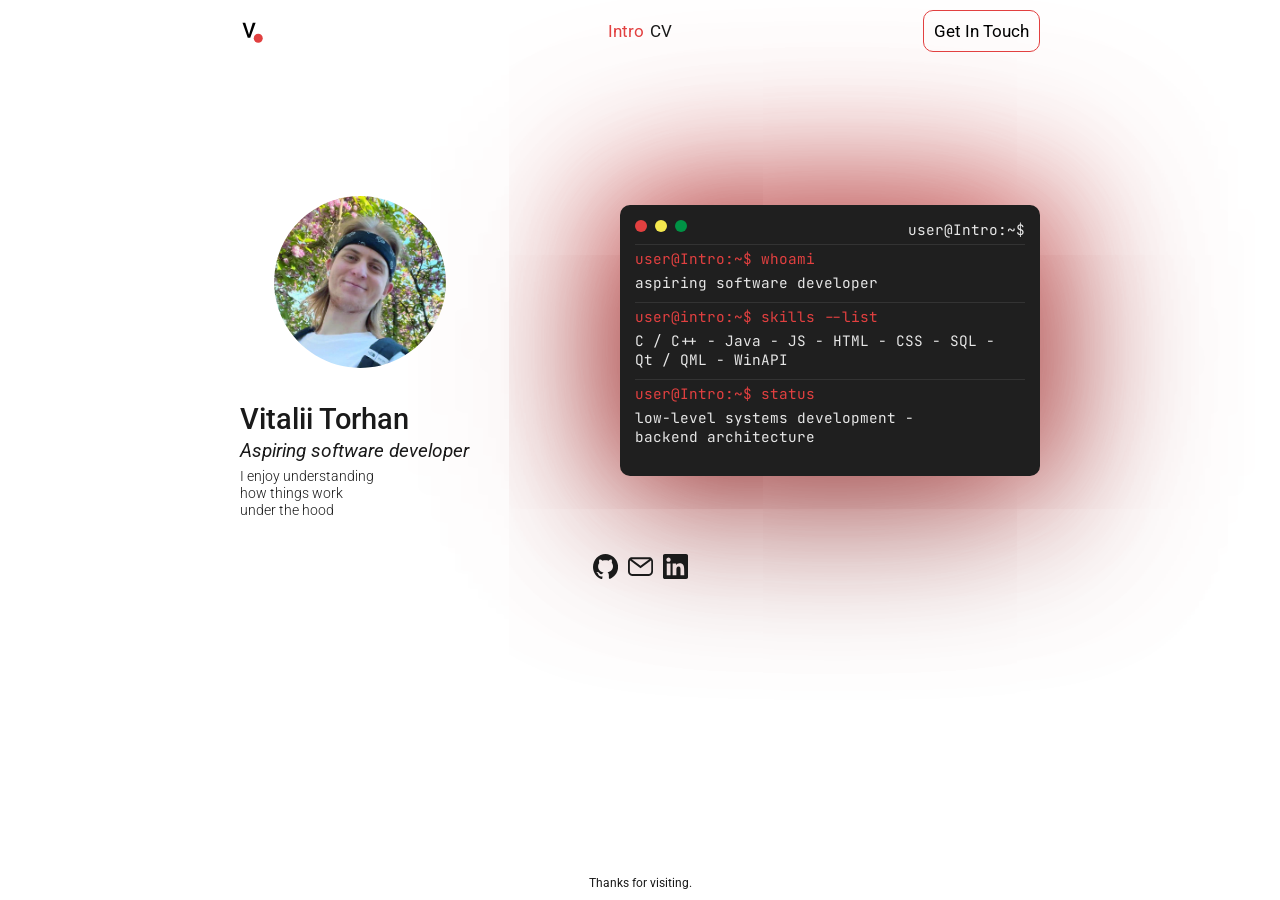
<file: index.html>
<!DOCTYPE html>
<html lang="en">
<head>
    <meta charset="UTF-8">
    <meta name="viewport" content="width=device-width, initial-scale=1.0">
    <title>CV Vitalii Torhan</title>
    <link rel="stylesheet" href="css/style.css">
    <link rel="icon" href="assets/img/logo.svg">
    <link rel="preconnect" href="https://fonts.googleapis.com">
    <link rel="preconnect" href="https://fonts.gstatic.com" crossorigin>
    <link href="https://fonts.googleapis.com/css2?family=JetBrains+Mono:ital,wght@0,100..800;1,100..800&family=Roboto:ital,wght@0,100..900;1,100..900&display=swap" rel="stylesheet">
</head>
<body>
    <div class="container">

        <header class="header">
            <nav class="navbar">
                <a href="index.html" class="logo">
                    <img src="assets/img/logo.svg" width="25" alt="Logo">
                </a>

                <ul class="navbar-navigation">
                    <li><a href="index.html">Intro</a></li>
                    <li><a href="cv.html">CV</a></li>
                </ul>

                <button class="contact-btn" id="contact-btn">
                    Get In Touch
                </button>
            </nav>
            <button class="burger-btn">
            </button>
        </header>

        <main class="content-intro content">
            <section class="hero">
                <section class="intro">

                    <img src="assets/img/me.svg" width="240" alt="My photo">

                    <h1>Vitalii Torhan</h1>

                    <h2 class="subTitle">Aspiring software developer</h2>

                    <p>
                        I enjoy understanding<br>
                        how things work<br>
                        under the hood
                    </p>

                </section>

                <section class="terminal">
                    <div class="terminal-caption">
                        <ul class="dots">
                            <li class="dot-red"></li>
                            <li class="dot-yellow"></li>
                            <li class="dot-green"></li>
                        </ul>
                        <span class="user-decoration">
                            user@Intro:~$
                        </span>
                    </div>

                    <div class="input">
                        <span class="prompt">user@Intro:~$</span>
                        <span class="command">whoami</span>
                    </div>

                    <div class="output">
                        aspiring software developer
                    </div>

                    <div class="input">
                        <span class="prompt">user@intro:~$</span>
                        <span class="command">skills --list</span>
                    </div>

                    <div class="output">
                        C / C++ - Java - JS - HTML - CSS - SQL - <br> Qt / QML - WinAPI
                    </div>

                    <div class="input">
                        <span class="prompt">user@Intro:~$</span>
                        <span class="command">status</span>
                    </div>

                    <div class="output">
                        low-level systems development - <br> backend architecture
                    </div>

                </section>
            </section>

            <section class="socials">
                <ul>
                    <li>
                        <a href="https://github.com/Aenice" target="_blank">
                            <img src="assets/img/icons/github.svg" alt="My github" width="25">
                        </a>
                    </li>
                    <li>
                        <a href="mailto:vitalytorhan@gmail.com" target="_blank">
                            <img src="assets/img/icons/email.svg" alt="My email" width="25" height="25">
                        </a>
                    </li>
                    <li>
                        <a href="https://www.linkedin.com/in/vitaly-torhan-561238421" target="_blank">
                            <img src="assets/img/icons/linkedIn.svg" alt="My linkedIn" width="25">
                        </a>
                    </li>
                </ul>
            </section>
        </main>

        <footer class="footer">
            <span>Thanks for visiting.</span>
        </footer>
    </div>

    <div class="burger" inert="true">
        <div class="burger-content">
            <nav class="burger-nav">
                <ul class="menu-list">
                    <li><a href="index.html">🏠 Intro</a></li>
                    <li><a href="cv.html">📄 CV</a></li>
                </ul>
            </nav>

            <div class="contact-section">
                <div class="contact-item-burger">
                    <span>💻 GitHub:</span>
                    <a href="https://github.com/Aenice" target="_blank">
                        Aenice
                    </a>
                </div>

                <div class="contact-item-burger">
                    <span>✉️ Email</span>
                    <a href="mailto:vitalytorhan@gmail.com">
                        vitalytorhan@gmail.com
                    </a>
                </div>

                <div class="contact-item-burger">
                    <span>💼 LinkedIn</span>
                    <a href="https://www.linkedin.com/in/vitaly-torhan-561238421" target="_blank">
                        Vitaly Torhan
                    </a>
                </div>
            </div>

        </div>
    </div>

    <dialog id="popup-contacts">
        <div class="popup-content">
            <button id="popup-contacts-btn">
            </button>

            <div class="contact-item-popup">
                <h2>💻 GitHub:</h2>
                <a href="https://github.com/Aenice" target="_blank">
                    Aenice
                </a>
            </div>

            <div class="contact-item-popup">
                <h2>✉️ Email:</h2>
                <a href="mailto:vitalytorhan@gmail.com">
                    vitalytorhan@gmail.com
                </a>
            </div>

            <div class="contact-item-popup">
                <h2>💼 LinkedIn:</h2>
                <a href="https://www.linkedin.com/in/vitaly-torhan-561238421" target="_blank">
                    Vitaly Torhan
                </a>
            </div>
        </div>
    </dialog>

    <script src="js/script.js"></script>
</body>
</html>
</file>
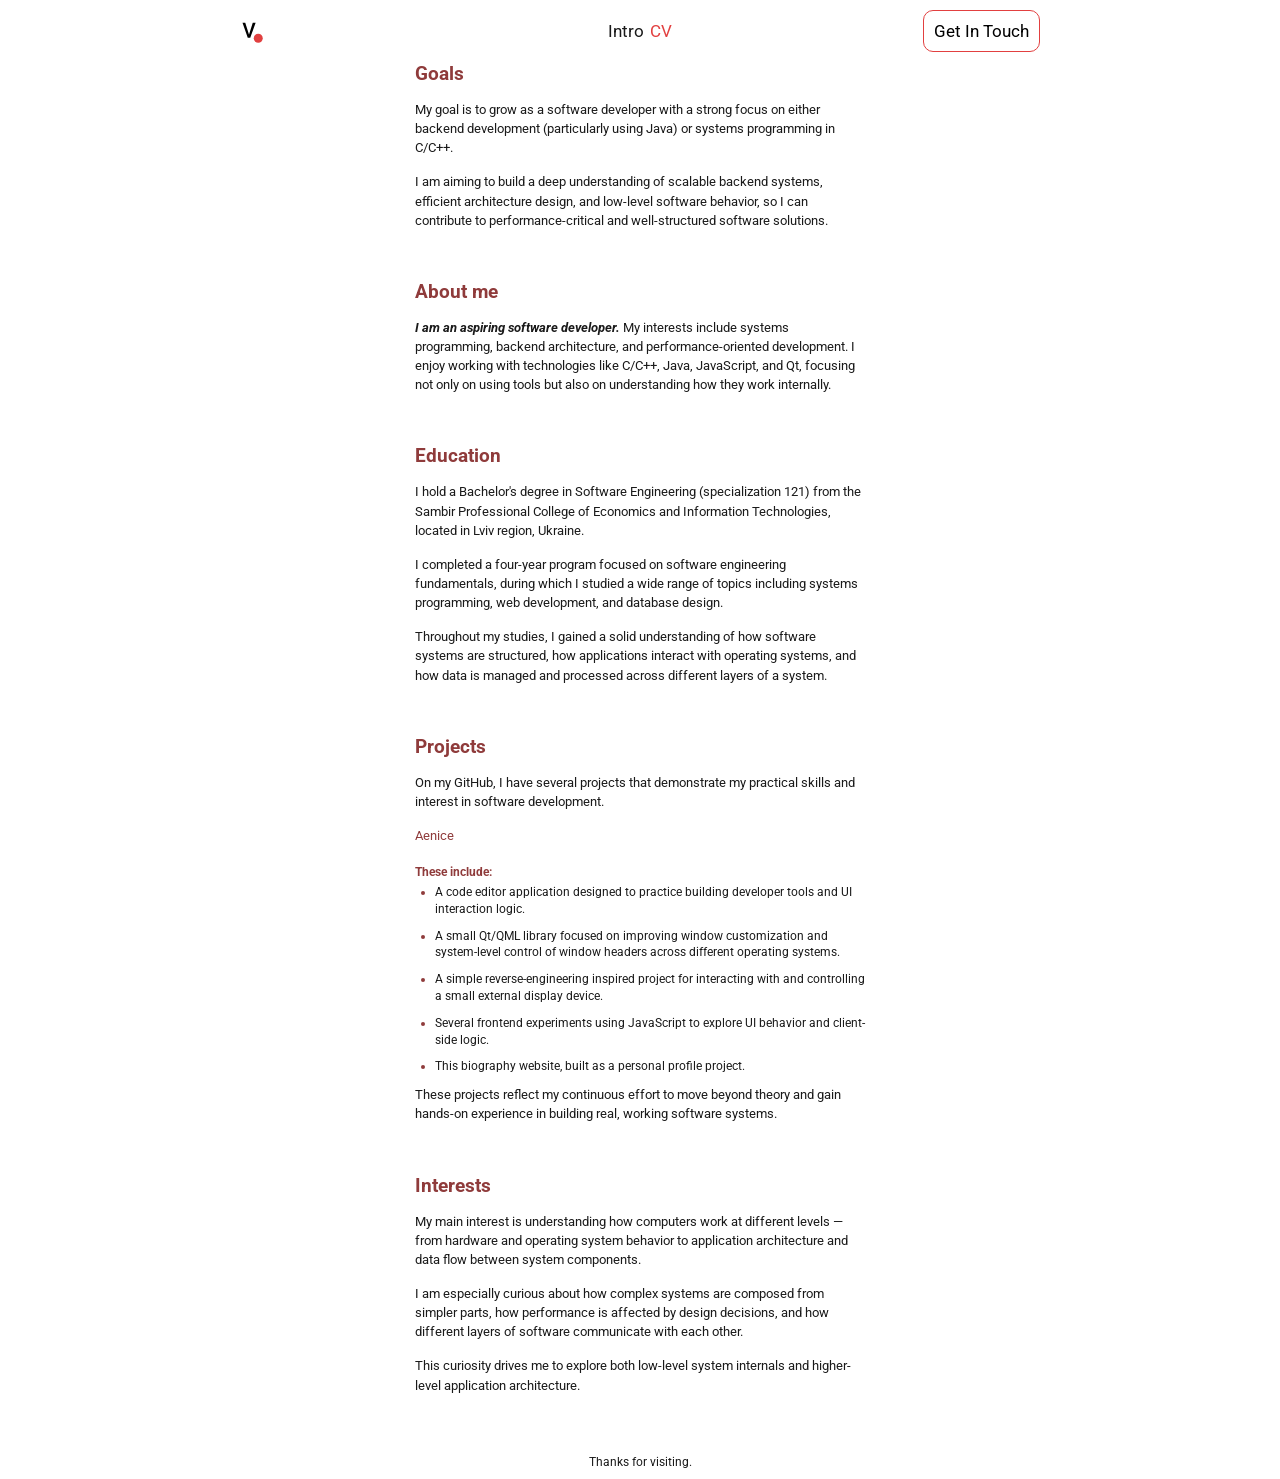
<file: cv.html>
<!DOCTYPE html>
<html lang="en">
<head>
    <meta charset="UTF-8">
    <meta name="viewport" content="width=device-width, initial-scale=1.0">
    <title>CV Vitalii Torhan</title>
    <link rel="stylesheet" href="css/style.css">
    <link rel="icon" href="assets/img/logo.svg">
    <link rel="preconnect" href="https://fonts.googleapis.com">
    <link rel="preconnect" href="https://fonts.gstatic.com" crossorigin>
    <link href="https://fonts.googleapis.com/css2?family=JetBrains+Mono:ital,wght@0,100..800;1,100..800&family=Roboto:ital,wght@0,100..900;1,100..900&display=swap" rel="stylesheet">
</head>
<body>
    <div class="container">

        <header class="header">
            <nav class="navbar">
                <a href="index.html" class="logo">
                    <img src="assets/img/logo.svg" width="25" alt="Logo">
                </a>

                <ul class="navbar-navigation">
                    <li><a href="index.html">Intro</a></li>
                    <li><a href="cv.html">CV</a></li>
                </ul>

                <button class="contact-btn" id="contact-btn">
                    Get In Touch
                </button>
            </nav>
            <button class="burger-btn">
            </button>
        </header>
        
        <main class="content-cv">
            <section class="cv-section">
                <h2>Goals</h2>

                <p>
                    My goal is to grow as a software developer with a strong focus on
                    either backend development (particularly using Java) or systems
                    programming in C/C++.
                </p>

                <p>
                    I am aiming to build a deep understanding of scalable backend
                    systems, efficient architecture design, and low-level software
                    behavior, so I can contribute to performance-critical and
                    well-structured software solutions.
                </p>
            </section>
            <section class="cv-section">
                <h2>About me</h2>

                <p>
                    <strong><em>I am an aspiring software developer.</em></strong>
                    My interests include systems programming, backend architecture,
                    and performance-oriented development. I enjoy working with
                    technologies like C/C++, Java, JavaScript, and Qt, focusing not
                    only on using tools but also on understanding how they work internally.
                </p>
            </section>


            <section class="cv-section">
                <h2>Education</h2>

                <p>
                    I hold a Bachelor's degree in Software Engineering (specialization 121)
                    from the Sambir Professional College of Economics and Information
                    Technologies, located in Lviv region, Ukraine.
                </p>

                <p>
                    I completed a four-year program focused on software engineering
                    fundamentals, during which I studied a wide range of topics including
                    systems programming, web development, and database design.
                </p>

                <p>
                    Throughout my studies, I gained a solid understanding of how software
                    systems are structured, how applications interact with operating
                    systems, and how data is managed and processed across different layers
                    of a system.
                </p>
            </section>


            <section class="cv-section">
                <h2>Projects</h2>

                <p>
                    On my GitHub, I have several projects that demonstrate my practical
                    skills and interest in software development.
                </p>

                <p>
                    <a href="https://github.com/Aenice" target="_blank">Aenice</a>
                </p>

                <h3>These include:</h3>

                <ul>
                    <li>
                        A code editor application designed to practice building developer
                        tools and UI interaction logic.
                    </li>

                    <li>
                        A small Qt/QML library focused on improving window customization
                        and system-level control of window headers across different
                        operating systems.
                    </li>

                    <li>
                        A simple reverse-engineering inspired project for interacting
                        with and controlling a small external display device.
                    </li>

                    <li>
                        Several frontend experiments using JavaScript to explore UI
                        behavior and client-side logic.
                    </li>

                    <li>
                        This biography website, built as a personal profile project.
                    </li>
                </ul>

                <p>
                    These projects reflect my continuous effort to move beyond theory
                    and gain hands-on experience in building real, working software
                    systems.
                </p>
            </section>

            <section class="cv-section">
                <h2>Interests</h2>

                <p>
                    My main interest is understanding how computers work at different
                    levels — from hardware and operating system behavior to application
                    architecture and data flow between system components.
                </p>

                <p>
                    I am especially curious about how complex systems are composed from
                    simpler parts, how performance is affected by design decisions,
                    and how different layers of software communicate with each other.
                </p>

                <p>
                    This curiosity drives me to explore both low-level system internals
                    and higher-level application architecture.
                </p>
            </section>
        </main>

        <footer class="footer">
            <span>Thanks for visiting.</span>
        </footer>
    </div>

    <div class="burger" inert="true">
        <div class="burger-content">
            <nav class="burger-nav">
                <ul class="menu-list">
                    <li><a href="index.html">🏠 Intro</a></li>
                    <li><a href="cv.html">📄 CV</a></li>
                </ul>
            </nav>

            <div class="contact-section">
                <div class="contact-item-burger">
                    <span>💻 GitHub:</span>
                    <a href="https://github.com/Aenice" target="_blank">
                        Aenice
                    </a>
                </div>

                <div class="contact-item-burger">
                    <span>✉️ Email</span>
                    <a href="mailto:vitalytorhan@gmail.com">
                        vitalytorhan@gmail.com
                    </a>
                </div>

                <div class="contact-item-burger">
                    <span>💼 LinkedIn</span>
                    <a href="https://www.linkedin.com/in/vitaly-torhan-561238421" target="_blank">
                        Vitaly Torhan
                    </a>
                </div>
            </div>

        </div>
    </div>

    <dialog id="popup-contacts">
        <div class="popup-content">
            <button id="popup-contacts-btn">
            </button>

            <div class="contact-item-popup">
                <h2>💻 GitHub:</h2>
                <a href="https://github.com/Aenice" target="_blank">
                    Aenice
                </a>
            </div>

            <div class="contact-item-popup">
                <h2>✉️ Email:</h2>
                <a href="mailto:vitalytorhan@gmail.com">
                    vitalytorhan@gmail.com
                </a>
            </div>

            <div class="contact-item-popup">
                <h2>💼 LinkedIn:</h2>
                <a href="https://www.linkedin.com/in/vitaly-torhan-561238421" target="_blank">
                    Vitaly Torhan
                </a>
            </div>
        </div>
    </dialog>
    
    <script src="js/script.js"></script>
</body>
</html>
</file>
<file: css/style.css>
/* =========================
   VARIABLES
========================= */

:root {
    --color-primary: #E24040;
    --color-dark: #1A1A1A;
    --color-light: #E6E6E6;
    --color-accent: #8f3b3b;
    --color-terminal: #1f1f1f;

    --transition: .3s ease;
}


/* =========================
   RESET
========================= */

* {
    margin: 0;
    padding: 0;
    box-sizing: border-box;
}

a {
    color: inherit;
    text-decoration: none;
}

ul {
    list-style: none;
}

button {
    cursor: pointer;
    border: none;
    background: none;
    font: inherit;
}

img {
    max-width: 100%;
    display: block;
}


/* =========================
   GLOBAL
========================= */

html {
    height: 100%;
    font-size: 12px;
}

body {
    min-height: 100%;
    margin: 0;

    font-family: "Roboto", sans-serif;
    color: var(--color-dark);

    display: flex;
    justify-content: center;
}


body.no-scroll {
    overflow: hidden;
    position: fixed;
    width: 100%;
}


/* =========================
   CONTAINERS
========================= */

.container {
    max-width: 800px;
    width: 100%;

    margin: 0 10px;

    display: flex;
    flex-direction: column;
}


.content {
    flex: 1;
}


.content-intro {
    display: flex;
    flex-direction: column;
}


.hero {
    display: flex;
    justify-content: space-between;
    align-items: center;

    margin-top: 100px;
}


/* =========================
   ACCESSIBILITY
========================= */

a:focus-visible,
button:focus-visible {
    outline: 2px solid var(--color-primary);
    outline-offset: 3px;
}

/* =========================
   HEADER
========================= */

.header {
    position: relative;

    padding: 10px 0;

    font-weight: 400;
    font-size: 1.4rem;
}


.navbar {
    display: grid;
    grid-template-columns: 1fr auto 1fr;

    align-items: center;
    gap: 10px;
}


.logo {
    display: inline-block;

    width: 25px;
    height: 25px;
}


.contact-btn {
    justify-self: end;

    padding: 10px;

    border: 1px solid var(--color-primary);
    border-radius: 10px;

    transition: background-color var(--transition);
}


.contact-btn:hover {
    background-color: var(--color-primary);
}


.navbar-navigation {
    display: flex;
}


.navbar li {
    margin: 0 3px;

    transition: color var(--transition);
}


.navbar li:hover {
    color: var(--color-primary);
}


nav a.active-page-link {
    color: var(--color-primary);
}


/* =========================
   FOOTER
========================= */

.footer {
    display: flex;
    justify-content: center;

    padding: 10px;
}


/* =========================
   INTRO
========================= */

.intro h1 {
    margin-bottom: 3px;

    font-size: 2.4rem;
    font-weight: 500;
}


.intro h2 {
    margin-bottom: 6px;

    font-size: 1.6rem;
    font-weight: 400;
}


.intro p {
    font-size: 1.2rem;
    font-weight: 300;
}


.subTitle {
    font-style: italic;
}


.socials {
    align-self: center;

    margin-top: 30px;
}


.socials ul {
    display: flex;
}


.socials li {
    margin: 5px;
}


/* =========================
   TERMINAL
========================= */

.terminal {
    width: 100%;
    max-width: 420px;

    padding: 15px;

    background: var(--color-terminal);

    border-radius: 10px;

    font-family: "JetBrains Mono", monospace;
    font-size: 1.2rem;

    box-shadow:
        0 20px 170px rgba(0, 0, 0, 0.5),
        0 0 180px rgba(255, 70, 70, 0.7),
        0 0 100px rgba(255, 70, 70, 0.5);
}


/* terminal header */

.terminal-caption {
    display: flex;
    justify-content: space-between;

    margin-bottom: 10px;
}


.dots {
    display: flex;
    gap: 8px;
}


.dots li {
    width: 12px;
    height: 12px;

    border-radius: 50%;
}


.dot-red {
    background-color: var(--color-primary);
}


.dot-yellow {
    background-color: #F4E84E;
}


.dot-green {
    background-color: #009245;
}


/* terminal text */

.input {
    position: relative;

    margin: 5px 0;

    color: var(--color-primary);
}


.input::before {
    content: "";

    position: absolute;

    left: 0;
    top: -5px;

    width: 100%;
    height: 1px;

    background-color: #333;
}


.output {
    margin-bottom: 15px;

    color: var(--color-light);
}


.user-decoration {
    display: block;

    color: var(--color-light);
}


.btns-decoration li {
    margin-right: 5px;
}

/* =========================
   CV
========================= */

.content-cv {
    display: flex;
    flex-direction: column;
    align-items: center;
}


.cv-section {
    max-width: 450px;

    margin-bottom: 35px;
}


.cv-section h2 {
    margin-bottom: 15px;

    color: var(--color-accent);

    font-size: 1.6rem;
}


.cv-section h3 {
    margin-top: 20px;
    margin-bottom: 5px;

    color: var(--color-accent);

    font-size: 1rem;
}


.cv-section p {
    margin-bottom: 15px;

    font-size: 1.1rem;
    line-height: 1.45;
}


.cv-section ul {
    list-style: disc;

    padding-left: 20px;
}


.cv-section li {
    margin-bottom: 10px;

    line-height: 1.4;
}


.cv-section li::marker {
    color: var(--color-accent);
}


.cv-section a {
    color: var(--color-accent);
}


.cv-section a:hover {
    text-decoration: underline;
}


/* =========================
   POPUP
========================= */

#popup-contacts {
    padding: 0;

    border: none;

    background: transparent;

    margin: auto;
}


#popup-contacts::backdrop {
    background: rgba(0, 0, 0, .5);
}


.popup-content {
    position: relative;

    width: 100%;
    max-width: 450px;

    padding: 30px;

    background: #fff;

    border-radius: 10px;
}


#popup-contacts-btn {
    position: absolute;

    top: 10px;
    right: 10px;

    width: 20px;
    height: 20px;

    cursor: pointer;

    background: transparent;
}


#popup-contacts-btn::before,
#popup-contacts-btn::after {
    content: "";

    position: absolute;

    left: 50%;
    top: 50%;

    width: 100%;
    height: 2px;

    background-color: var(--color-dark);
}


#popup-contacts-btn::before {
    transform: translate(-50%, -50%) rotate(45deg);
}


#popup-contacts-btn::after {
    transform: translate(-50%, -50%) rotate(-45deg);
}


.contact-item-popup {
    gap: 10px;

    margin: 15px 0;
}

.contact-item-popup h2 {
    display: inline-flex;
}

.contact-item-popup h2, .contact-item-popup a{
    margin: 0;
    padding: 2px;

    font-size: 16px;
}

/* =========================
   BURGER MENU
========================= */

.burger {
    position: fixed;

    top: 0;
    left: 0;

    width: 100%;
    height: 100%;

    display: flex;
    justify-content: center;
    align-items: center;

    background: #111;

    transform: translateY(-100%);

    visibility: hidden;

    transition: transform .3s ease;

    overflow-y: auto;

    z-index: 43;
}

.burger-active {
    transform: translateY(0);
    visibility: visible;
}

.burger-content {
    width: 100%;
    max-width: 400px;
    height: 100%;

    display: flex;
    flex-direction: column;

    justify-content: center;
    align-items: center;

    gap: 80px;

    padding: 30px;
}


.burger-nav {
    display: flex;
    flex-direction: column;
    align-items: center;

    gap: 20px;
}


.burger-nav a {
    color: #fff;

    font-size: 3rem;
    font-weight: 700;

    transition: color .25s;
}


.burger-nav a:hover {
    color: var(--color-primary);
}


.contact-section {
    width: 100%;
    max-width: 500px;

    display: flex;
    flex-direction: column;

    gap: 24px;
}


.contact-item-burger {
    display: flex;
    justify-content: space-between;
    align-items: center;

    padding-bottom: 12px;

    border-bottom: 1px solid rgba(255,255,255,.08);
}


.contact-item-burger span {
    color: #888;

    font-size: .9rem;

    text-transform: uppercase;
    letter-spacing: 2px;
}


.contact-item-burger a {
    color: #fff;

    transition: color .25s;
}


.contact-item-burger a:hover {
    color: var(--color-primary);
}


.menu-list li {
    padding: 10px;
}


/* =========================
   BURGER BUTTON
========================= */

.burger-btn {
    position: absolute;

    top: 10px;
    right: 0;

    width: 24px;
    height: 24px;

    z-index: 44;
}


.burger-btn::before,
.burger-btn::after {
    content: "";

    position: absolute;

    left: 0;

    width: 100%;
    height: 2px;

    border-radius: 1px;

    background: var(--color-primary);

    transition:
        transform .3s ease,
        top .3s ease,
        bottom .3s ease;
}


.burger-btn::before {
    top: 7px;
}


.burger-btn::after {
    bottom: 7px;
}


.burger-btn-active::before {
    top: 50%;

    transform:
        translateY(-50%)
        rotate(45deg);
}


.burger-btn-active::after {
    bottom: 50%;

    transform:
        translateY(50%)
        rotate(-45deg);
}


/* =========================
   MEDIA
========================= */

@media (max-width: 700px) {

    .contact-btn {
        display: none;
    }


    .navbar-navigation {
        display: none;
    }


    .cv {
        max-width: 100%;
    }

}


@media (min-width: 700px) {

    .burger-btn {
        display: none;
    }


    .burger {
        transform: translateY(-100%);
    }

}


@media (max-width: 768px) {

    html {
        font-size: 10px;
    }


    .hero {
        flex-direction: column;

        gap: 10px;

        margin-top: 50px;
    }


    .intro {
        text-align: center;
    }


    .header {
        font-size: 1.6rem;
    }

}
</file>
